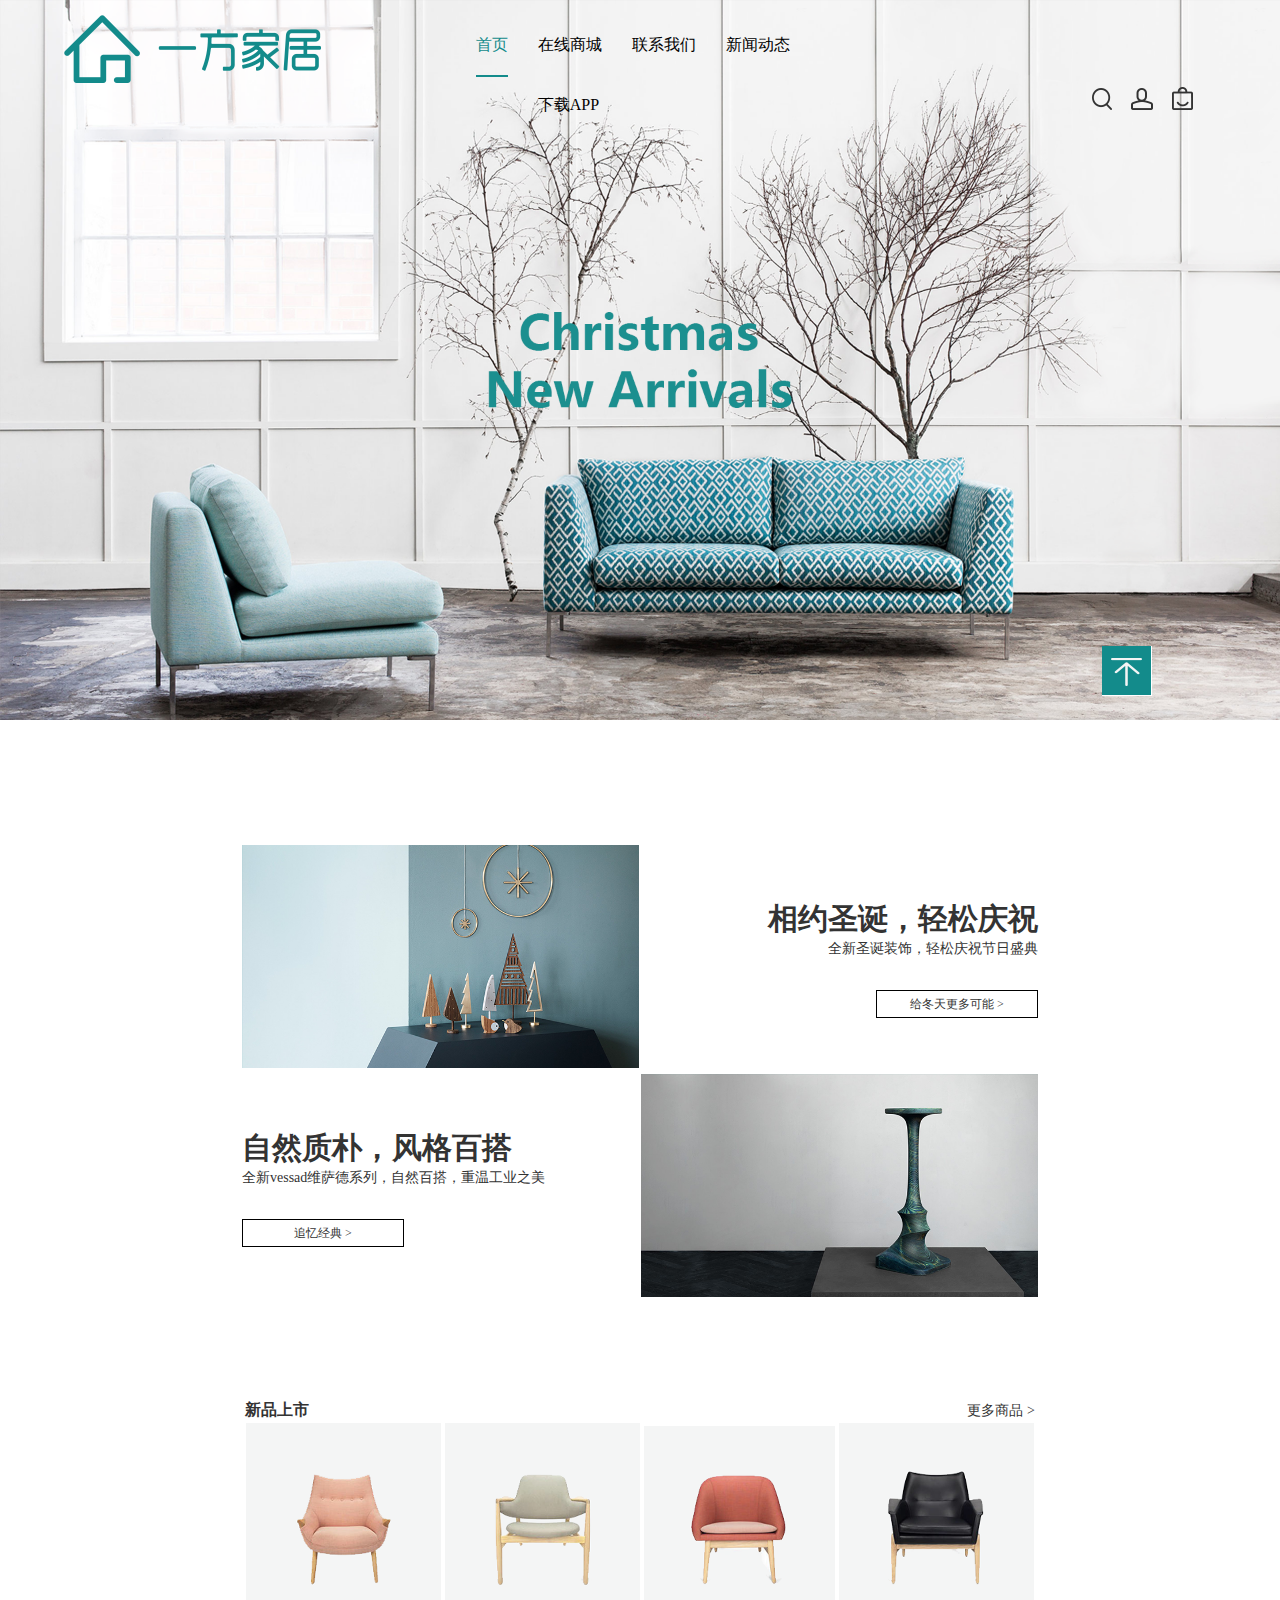
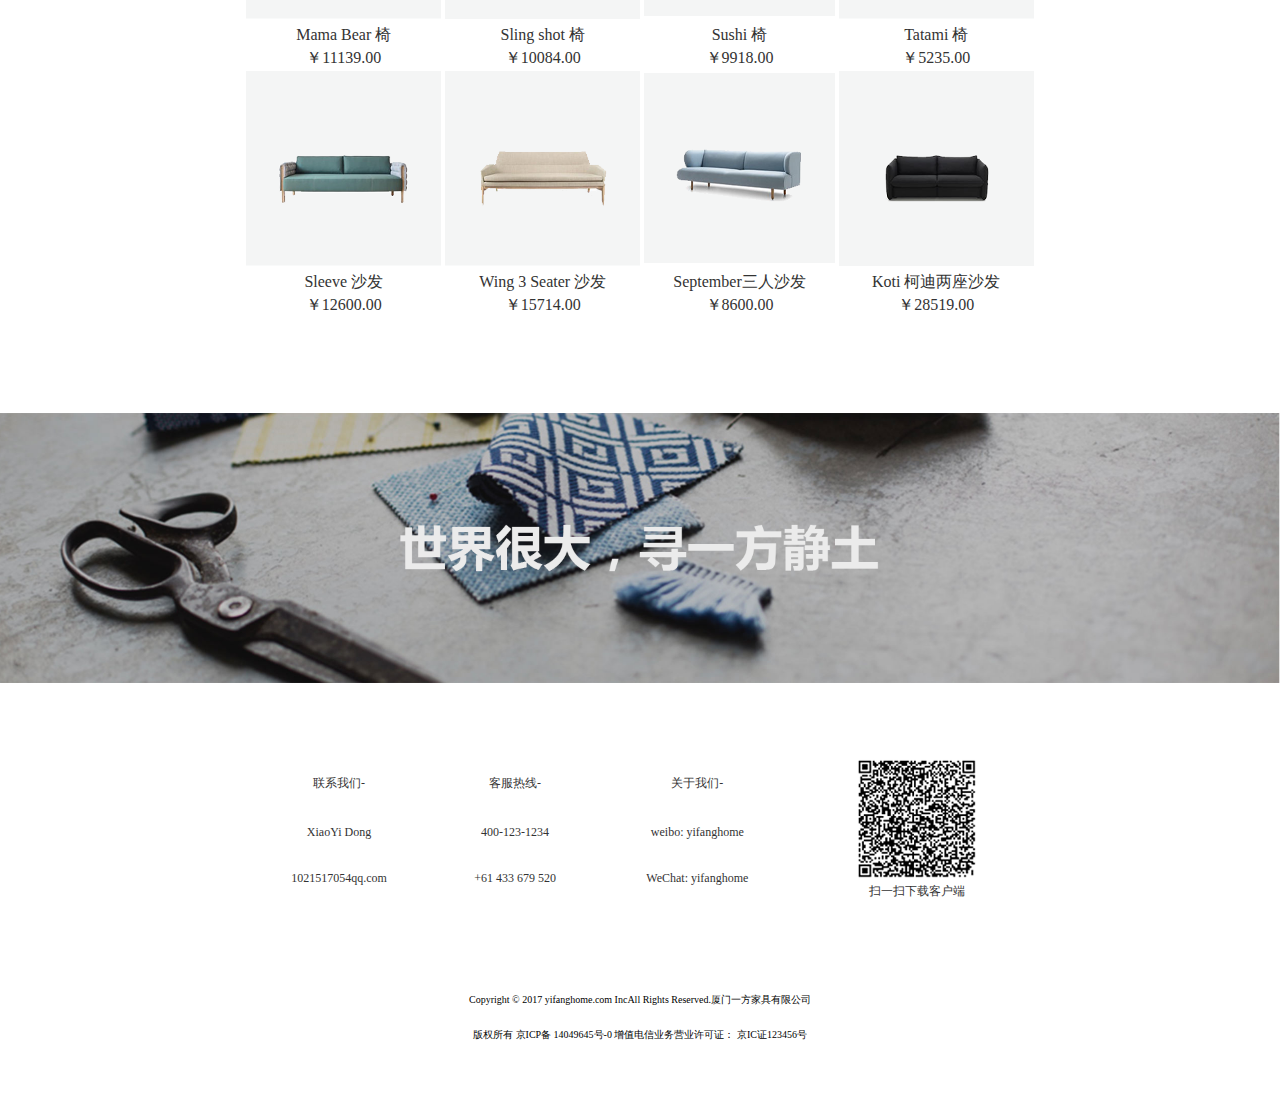
<file: index.html>
<!DOCTYPE html>
<html lang="en">
<head>
    <meta charset="UTF-8">
    <title>首页</title>
    <link rel="stylesheet" href="../css/index.css">
</head>
<body>
    <div id="top">
        <div class="bg">
            <img src="../images/index-bg.png" width="100%"/>
        </div>
        <header>
            <div class="logo">
                <img src="../images/index-logo.png"/>
            </div>
            <nav>
                <ul>
                    <li style="color: #138b8b;border-bottom: 2px solid #138b8b">首页</li>
                    <li><a href="shopping.html">在线商城</a></li>
                    <li><a href="our.html">联系我们</a></li>
                    <li><a href="news.html">新闻动态</a></li>
                    <li>下载APP</li>
                </ul>
            </nav>
            <div class="header_right">
                <img src="../images/index-search.png"/>
                <img src="../images/index-login.png"/>
                <img src="../images/index-guowuche.png"/>
            </div>
        </header>
    </div>
    <div id="picture">
        <table class="pic_table">
            <tr>
                <td><img src="../images/pic1.png"/></td>
                <td style="text-align: right">
                    <h3>相约圣诞，轻松庆祝</h3>
                    <a>全新圣诞装饰，轻松庆祝节日盛典</a><br><br><br>
                    <div class="block" style="float: right">
                        给冬天更多可能 >
                    </div>
                </td>
            </tr>
            <tr>
                <td>
                    <h3>自然质朴，风格百搭</h3>
                    <a>全新vessad维萨德系列，自然百搭，重温工业之美</a><br><br><br>
                    <div class="block">
                        追忆经典 >
                    </div>
                </td>
                <td><img src="../images/pic2.png"/></td>
            </tr>
        </table>
    </div>
    <div id="furniture">
        <table class="furniture_table">
            <tr>
                <td colspan="2" style="text-align: left;"><strong>新品上市</strong></td>
                <td colspan="2" style="text-align: right;font-size: 14px;cursor: pointer">更多商品 ></td>
            </tr>
            <tr>
                <td><img src="../images/zaixianshangcheng_03.png"/></td>
                <td><img src="../images/zaixianshangcheng_05.png"/></td>
                <td><img src="../images/zaixianshangcheng_07.png"/></td>
                <td><img src="../images/zaixianshangcheng_19.png"/></td>
            </tr>
            <tr>
                <td>Mama Bear 椅</td>
                <td>Sling shot 椅</td>
                <td>Sushi 椅</td>
                <td>Tatami 椅</td>
            </tr>
            <tr>
                <td>￥11139.00</td>
                <td>￥10084.00</td>
                <td>￥9918.00</td>
                <td>￥5235.00</td>
            </tr>
            <tr>
                <td><img src="../images/zaixianshangcheng_14.png"/></td>
                <td><img src="../images/zaixianshangcheng_13.png"/></td>
                <td><img src="../images/zaixianshangcheng_12.png"/></td>
                <td><img src="../images/zaixianshangcheng_18.png"/></td>
            </tr>
            <tr>
                <td>Sleeve 沙发</td>
                <td>Wing 3 Seater 沙发</td>
                <td>September三人沙发</td>
                <td>Koti 柯迪两座沙发</td>
            </tr>
            <tr>
                <td>￥12600.00</td>
                <td>￥15714.00</td>
                <td>￥8600.00</td>
                <td>￥28519.00</td>
            </tr>
        </table>
    </div>
    <div class="fix">
        <img src="../images/zaixianshangcheng_28.png"/>
    </div>
    <div>
        <img src="../images/zaixianshangcheng_35.png" width="100%"/>
    </div>
    <div id="service">
        <table class="ser_table">
            <tr style="font-size: 12px;color: #333333">
                <td>联系我们-</td>
                <td>客服热线-</td>
                <td>关于我们-</td>
                <td rowspan="3">
                    <img src="../images/zaixianshangcheng_39.png"/><br>
                    <a>扫一扫下载客户端</a>
                </td>
            </tr>
            <tr>
                <td>XiaoYi Dong</td>
                <td>400-123-1234</td>
                <td>weibo: yifanghome</td>
            </tr>
            <tr>
                <td>1021517054qq.com</td>
                <td>+61 433 679 520</td>
                <td>WeChat: yifanghome</td>
            </tr>
        </table>
    </div>
    <div id="footer">
        <div class="footer_text">
            <a>Copyright &copy 2017 yifanghome.com IncAll Rights Reserved.厦门一方家具有限公司</a><br>
            <a>版权所有 京ICP备 14049645号-0 增值电信业务营业许可证： 京IC证123456号</a>

        </div>
    </div>
</body>
</html>
</file>
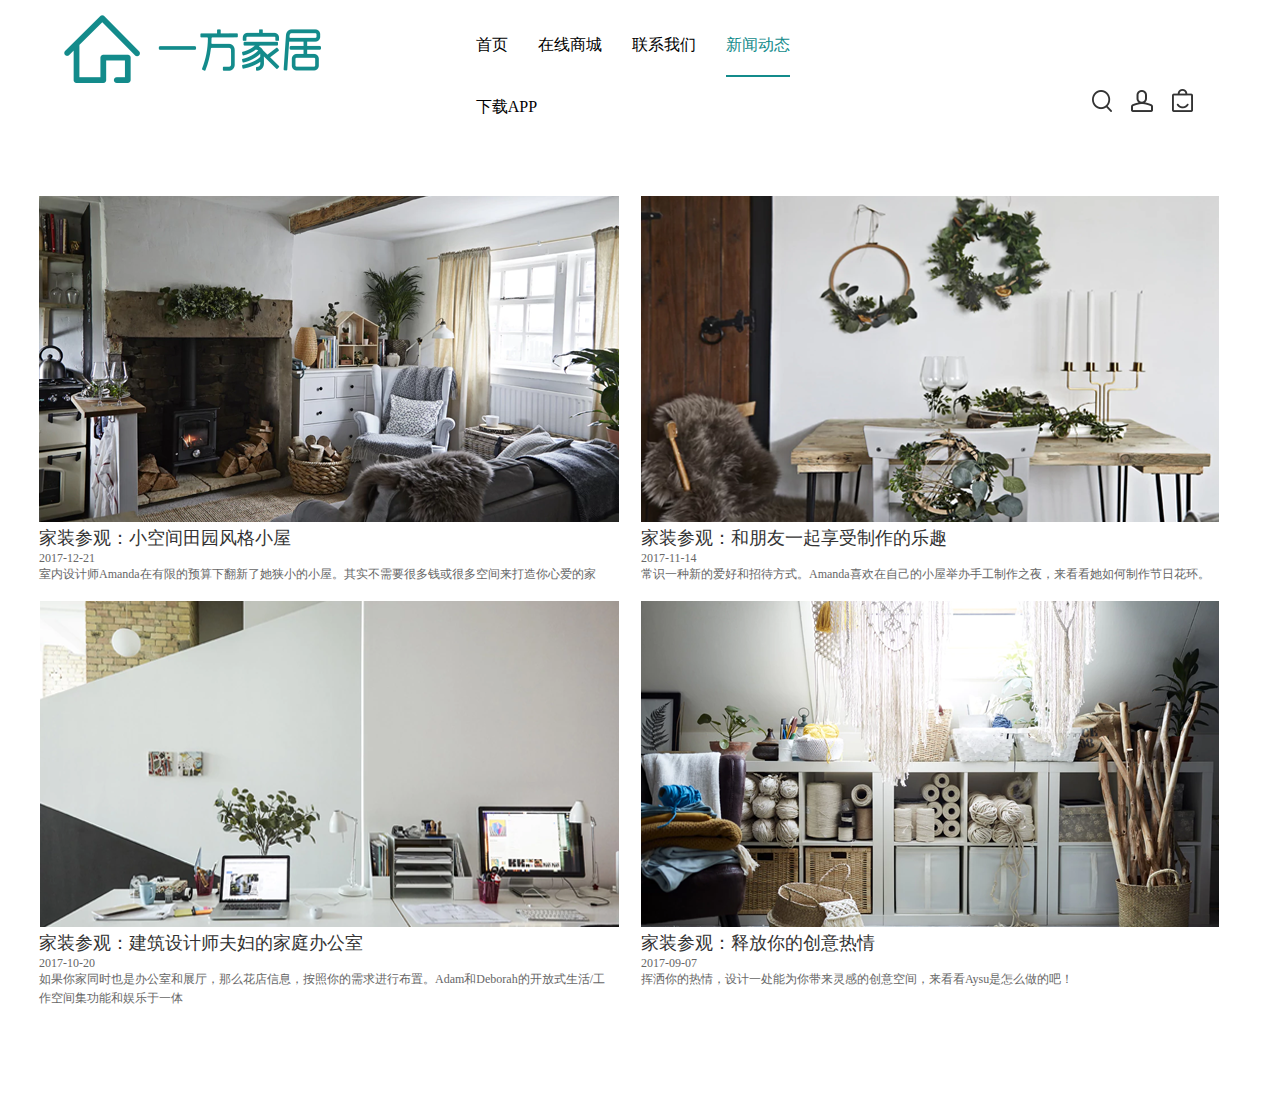
<file: news.html>
<!DOCTYPE html>
<html lang="en">
<head>
    <meta charset="UTF-8">
    <title>新闻动态</title>
    <link rel="stylesheet" href="../css/news.css">
</head>
<body>
    <div id="top">
        <header>
            <div class="logo">
                <img src="../images/index-logo.png"/>
            </div>
            <nav>
                <ul>
                    <li><a href="index.html">首页</a></li>
                    <li><a href="shopping.html">在线商城</a></li>
                    <li><a href="our.html">联系我们</a></li>
                    <li style="color: #138b8b;border-bottom: 2px solid #138b8b">新闻动态</li>
                    <li>下载APP</li>
                </ul>
            </nav>
            <div class="header_right">
                <img src="../images/index-search.png"/>
                <img src="../images/index-login.png"/>
                <img src="../images/index-guowuche.png"/>
            </div>
        </header>
    </div>
    <div id="home">
        <table class="home_table">
            <tr>
                <td>
                    <img src="../images/xinwendongtai_03.png"/><br>
                    <p>家装参观：小空间田园风格小屋</p>
                    <a>2017-12-21</a><br>
                    <a>室内设计师Amanda在有限的预算下翻新了她狭小的小屋。其实不需要很多钱或很多空间来打造你心爱的家</a>
                </td>
                <td>
                    <img src="../images/xinwendongtai_05.png"/><br>
                    <p>家装参观：和朋友一起享受制作的乐趣</p>
                    <a>2017-11-14</a><br>
                    <a>常识一种新的爱好和招待方式。Amanda喜欢在自己的小屋举办手工制作之夜，来看看她如何制作节日花环。</a>
                </td>
            </tr>
            <tr>
                <td>
                    <br><img src="../images/xinwendongtai_10.png"/>
                    <p>家装参观：建筑设计师夫妇的家庭办公室</p>
                    <a>2017-10-20</a><br>
                    <a>如果你家同时也是办公室和展厅，那么花店信息，按照你的需求进行布置。Adam和Deborah的开放式生活/工<br>

                    </a>
                </td>
                <td>
                    <br><img src="../images/xinwendongtai_12.png"/>
                    <p>家装参观：释放你的创意热情</p>
                    <a>2017-09-07</a><br>
                    <a>挥洒你的热情，设计一处能为你带来灵感的创意空间，来看看Aysu是怎么做的吧！</a>
                </td>
            </tr>
            <tr>
                <td colspan="2"><a>作空间集功能和娱乐于一体</a></td>
            </tr>
            
        </table>
    </div>
</body>
</html>
</file>
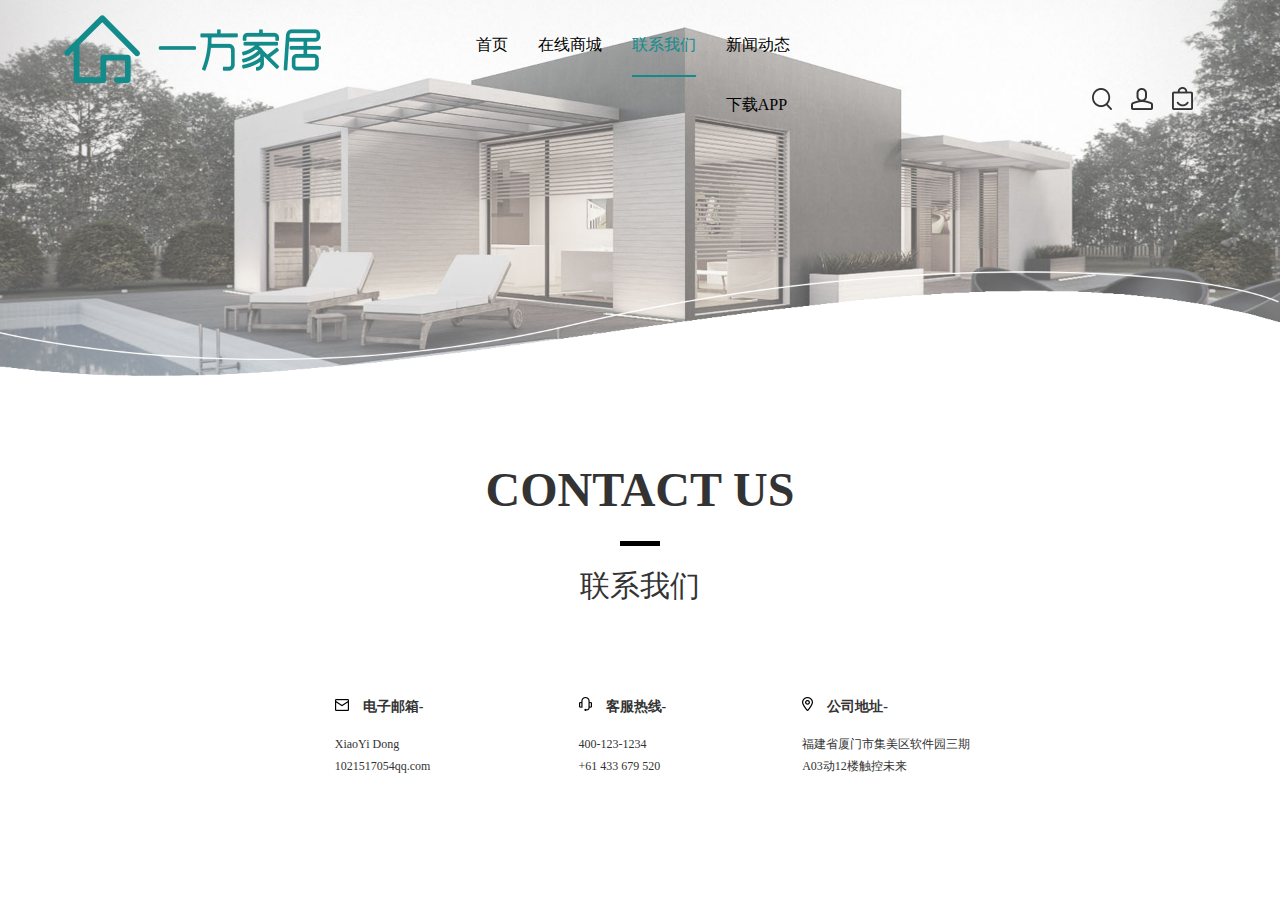
<file: our.html>
<!DOCTYPE html>
<html lang="en">
<head>
    <meta charset="UTF-8">
    <title>联系我们</title>
    <link rel="stylesheet" href="../css/our.css">
</head>
<body>
<div id="top">
    <div class="bg">
        <img width="100%" src="../images/lianxiwomen_03.png"/>
    </div>
    <header>
        <div class="logo">
            <img src="../images/index-logo.png"/>
        </div>
        <nav>
            <ul>
                <li><a href="index.html">首页</a></li>
                <li><a href="shopping.html">在线商城</a></li>
                <li style="color: #138b8b;border-bottom: 2px solid #138b8b">联系我们</li>
                <li><a href="news.html">新闻动态</a></li>
                <li>下载APP</li>
            </ul>
        </nav>
        <div class="header_right">
            <img src="../images/index-search.png"/>
            <img src="../images/index-login.png"/>
            <img src="../images/index-guowuche.png"/>
        </div>
    </header>
</div>
<div id="text">
    <div class="our_text">
        <strong><a class="contact_eng">contact us</a></strong><br>
        <div class="border_top"></div>
        <a class="contact_china">联系我们</a>
    </div>
</div>

<div id="service">
    <table class="ser_table">
        <tr class="ser_class">
            <td><strong><img src="../images/lianxiwomen_youxiang.png"/>&nbsp;&nbsp;&nbsp;&nbsp;电子邮箱-</strong></td>
            <td><strong><img src="../images/lianxiwomen_kefu.png"/>&nbsp;&nbsp;&nbsp;&nbsp;客服热线-</strong></td>
            <td><strong><img src="../images/lianxiwomen_dizhi.png"/>&nbsp;&nbsp;&nbsp;&nbsp;公司地址-</strong></td>
        </tr>
        <tr>
            <td>XiaoYi Dong</td>
            <td>400-123-1234</td>
            <td>福建省厦门市集美区软件园三期</td>
        </tr>
        <tr>
            <td>1021517054qq.com</td>
            <td>+61 433 679 520</td>
            <td>A03动12楼触控未来</td>
        </tr>
    </table>
</div>

</body>
</html>
</file>
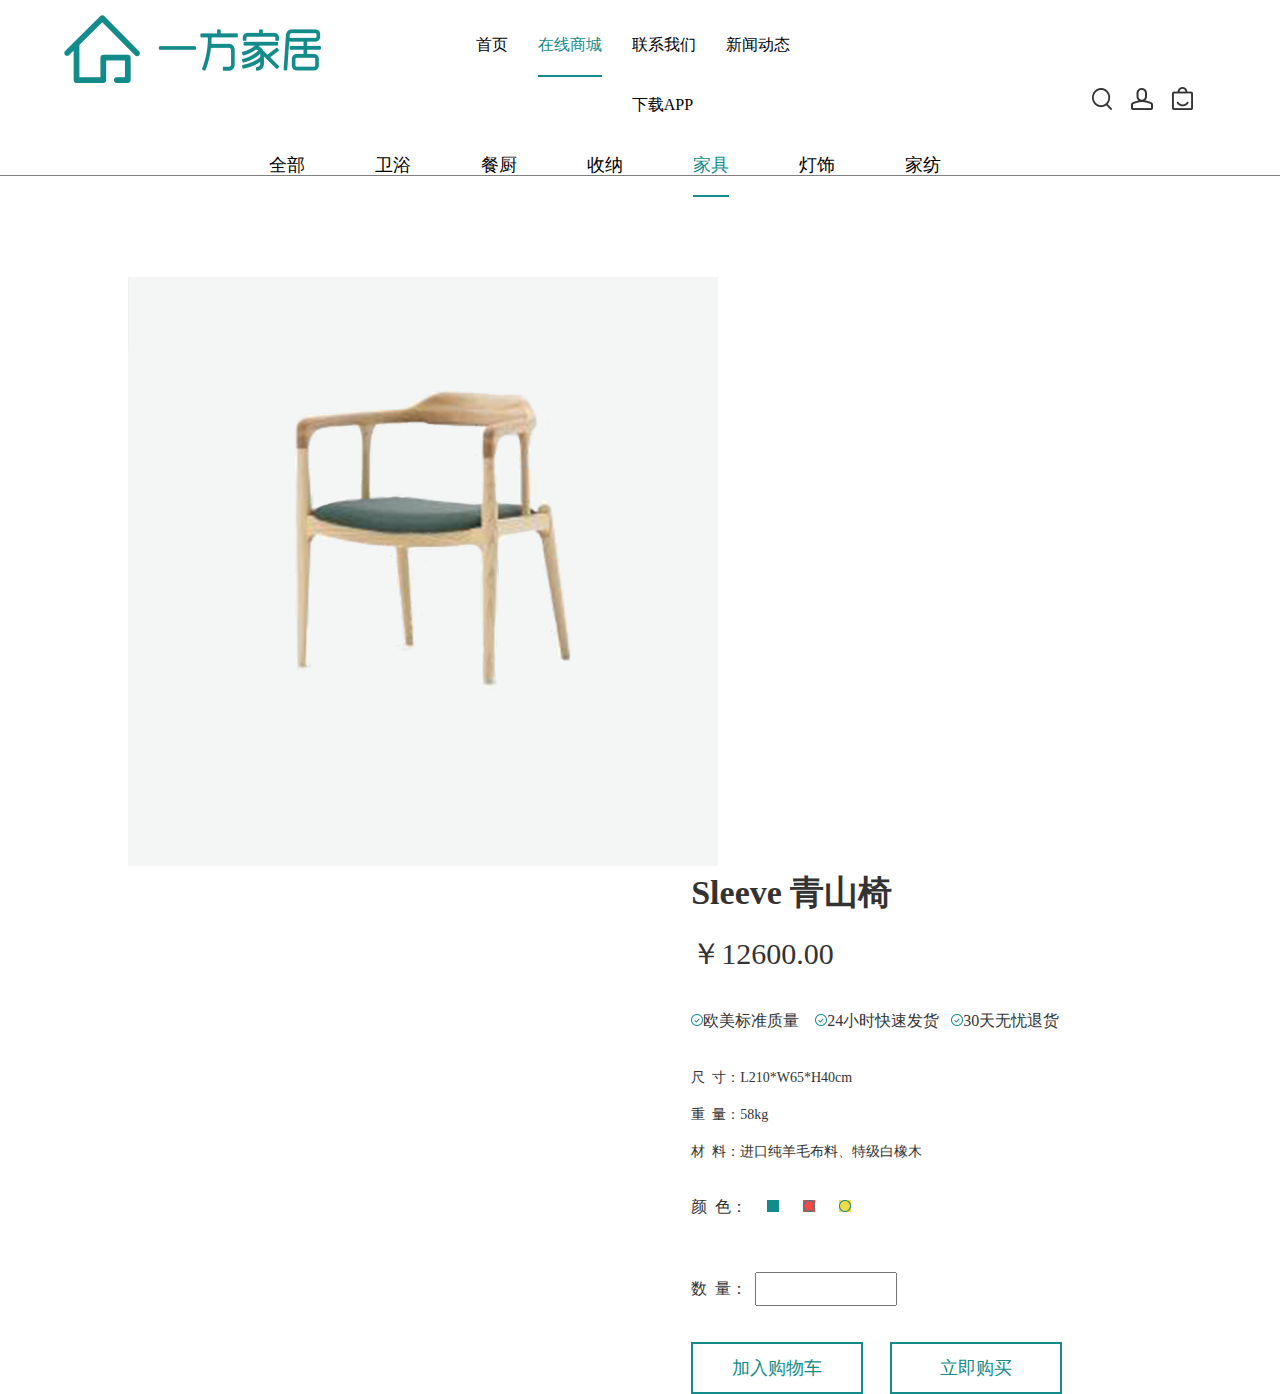
<file: shopping.html>
<!DOCTYPE html>
<html lang="en">
<head>
    <meta charset="UTF-8">
    <title>在线商城</title>
    <link rel="stylesheet" href="../css/shopping.css">
</head>
<body>
<div id="top">
    <header>
        <div class="logo">
            <img src="../images/index-logo.png"/>
        </div>
        <nav>
            <ul>
                <li><a href="index.html">首页</a></li>
                <li style="color: #138b8b;border-bottom: 2px solid #138b8b">在线商城</li>
                <li><a href="our.html">联系我们</a></li>
                <li><a href="news.html">新闻动态</a></li>
                <li>下载APP</li>
            </ul>
        </nav>
        <div class="header_right">
            <img src="../images/index-search.png"/>
            <img src="../images/index-login.png"/>
            <img src="../images/index-guowuche.png"/>
        </div>
    </header>
</div>
    <div id="navigation">
        <div class="div_navigation">
            <ul>
                <li>全部</li>
                <li>卫浴</li>
                <li>餐厨</li>
                <li>收纳</li>
                <li style="color: #138b8b;border-bottom: 2px solid #138b8b">家具</li>
                <li>灯饰</li>
                <li>家纺</li>
            </ul>
        </div>
    </div>

    <div id="detail">
        <div class="div_detail">
            <div class="picture">
                <img src="../images/shnagpinxiangqing_tu1.png"/>
            </div>
            <div class="div_right">
                <h3 style="font-size: 34px">Sleeve 青山椅</h3><br>
                <a style="font-size: 30px">￥12600.00</a><br><br><br>
                <a></a><img src="../images/select.png"/>欧美标准质量 &nbsp;&nbsp;
                <img src="../images/select.png"/>24小时快速发货&nbsp;&nbsp;
                <img src="../images/select.png"/>30天无忧退货
                </a>
                <br><br><br>
                <a style="font-size: 14px">
                    尺&nbsp;&nbsp;寸：L210*W65*H40cm<br><br>
                    重&nbsp;&nbsp;量：58kg<br><br>
                    材&nbsp;&nbsp;料：进口纯羊毛布料、特级白橡木
                </a>
                <br><br><br>
                <div class="color">
                    颜&nbsp;&nbsp;色：&nbsp;&nbsp;&nbsp;&nbsp;
                    <img style="background: #138b8b" src="../images/unselect.png"/>
                    <img style="background: #f14848" src="../images/unselect.png"/>
                    <img style="background: #f1db48" src="../images/unselect.png"/>
                </div>
                <br><br><br>
                <a>数&nbsp;&nbsp;量：&nbsp;&nbsp;<input type="text"></a>
                <br><br><br>
                <div>
                    <div class="purchase">加入购物车</div>
                    <div class="purchase">立即购买</div>
                </div>
            </div>
        </div>
    </div>


</body>
</html>
</file>
<file: css/index.css>
*{
     margin: 0;
     padding: 0;
 }
#top{
    width: 100%;
}
.bg{
    position: relative;
}
header{
    width: 100%;
    height: 60px;
    line-height: 60px;
    position: absolute;
    top: 15px;
}
.logo{
    width: 13.4%;
    height: 68px;
    float: left;
    margin-left: 5%;
}
.logo img{
    vertical-align: middle;
}
nav{
    width: 40%;
    text-align: center;
    margin: auto;
}
nav ul{
    width: 85%;
    margin: 0 15%;
}
nav ul li{
    list-style-type: none;
    float: left;
    margin:0 15px;
    cursor: pointer;

}
nav ul li a{
    text-decoration: none;
    color: black;
}
nav ul li a:hover{

    color: #138b8b;
}
nav ul li:hover{
    color: #138b8b;
    border-bottom: 2px solid #138b8b;
}
.header_right{
    width: 10%;
    float: right;
    padding-right: 60px;
}
.header_right img{
    margin-right: 15px;
    cursor: pointer;
}


#picture{
    width: 100%;
    margin-top: 119px;
}
.pic_table{
    width: 62.5%;
    margin: auto;
    color: #333333;
    font-size: 14px;
}
.pic_table h3{
    font-size: 30px;
}
#picture img{
    width: 100%;
}
.block{
    font-size: 12px;
    border: 1px solid black;
    text-align: center;
    width: 160px;
    height: 26px;
    line-height: 26px;
    cursor: pointer;
}
#furniture{
    width: 100%;
    margin: 95px auto;
}

.furniture_table{
    width: 62%;
    margin: auto;
    color: #333333;
    font-size: 16px;
}
.furniture_table img{
    width: 99%;
}
.furniture_table tr td{
    margin: 0 10px;
    text-align: center;
}
.fix{
    position: fixed;
    right: 10%;
    bottom: 200px;
    cursor: pointer;
}
#service{
    width: 100%;
    margin: 70px auto;
}
.ser_table{
    width: 62%;
    margin: auto;
    color: #333333;
    font-size: 12px;
}
.ser_table tr td{
    margin: 0 10px;
    text-align: center;
}
#footer{
    width: 100%;
    height: 136px;
}
.footer_text{
    font-size: 10px;
    text-align: center;
    line-height: 35px;
    padding-top: 10px;
}
</file>
<file: css/news.css>
*{
    margin: 0;
    padding: 0;
}
#top{
    width: 100%;
}

header{
    width: 100%;
    height: 60px;
    line-height: 60px;
    margin-top: 15px;
}
.logo{
    width: 13.4%;
    height: 68px;
    float: left;
    margin-left: 5%;
}
.logo img{
    vertical-align: middle;
}
nav{
    width: 40%;
    text-align: center;
    margin: auto;
}
nav ul{
    width: 85%;
    margin: 0 15%;
}
nav ul li{
    list-style-type: none;
    float: left;
    margin:0 15px;
    cursor: pointer;

}
nav ul li a{
    text-decoration: none;
    color: black;
}
nav ul li a:hover{
    color: #138b8b;
}
nav ul li:hover{
    color: #138b8b;
    border-bottom: 2px solid #138b8b;
}
.header_right{
    width: 10%;
    float: right;
    padding-right: 60px;
}
.header_right img{
    margin-right: 15px;
    cursor: pointer;
}
#home{
    width: 100%;
    margin-top: 119px;
    margin-bottom: 100px;
}
.home_table{
    margin: auto;
    color: #333333;
    font-size: 14px;
}
.home_table tr td{
    width: 600px;
}
.home_table p{
    font-size: 18px;
}
.home_table a{
    font-size: 12px;
    color: #666666;
}
</file>
<file: css/our.css>
*{
    margin: 0;
    padding: 0;
}
#top{
    width: 100%;
}
.bg{
    position: relative;
}
header{
    width: 100%;
    height: 60px;
    line-height: 60px;
    position: absolute;
    top: 15px;
}
.logo{
    width: 13.4%;
    height: 68px;
    float: left;
    margin-left: 5%;
}
.logo img{
    vertical-align: middle;
}
nav{
    width: 40%;
    text-align: center;
    margin: auto;
}
nav ul{
    width: 85%;
    margin: 0 15%;
}
nav ul li a{
    text-decoration: none;
    color: black;
}
nav ul li a:hover{
    text-decoration: none;
    color: #138b8b;
}
nav ul li{
    list-style-type: none;
    float: left;
    margin:0 15px;
    cursor: pointer;

}
nav ul li:hover{
    color: #138b8b;
    border-bottom: 2px solid #138b8b;
}
.header_right{
    width: 10%;
    float: right;
    padding-right: 60px;
}
.header_right img{
    margin-right: 15px;
    cursor: pointer;
}
#service{
    width: 100%;
    height: 127px;
    line-height: 20px;
    position: absolute;
    top: 680px;
}
.ser_table{
    width: 70%;
    margin-left: 26%;
    color: #333333;
    font-size: 12px;
    text-align: left;
}
.ser_class{
    font-size: 14px;
    color: #333333;
    height: 50px;
}
.ser_table tr td{
    margin: 0 10px;
}
#text{
    text-align: center;
    width: 100%;
}
.our_text{
    width: 40%;
    height: 100px;
    line-height: 80px;
    position: absolute;
    top: 450px;
    right: 30%;
}
.contact_eng{
    font-size: 48px;
    font-family: "MicrosoftYaHei-Bold";
    text-transform: uppercase;
    color: #333333;
}
.contact_china{
    font-size: 30px;
    font-family: "MicrosoftYaHei-Bold";
    color: #333333;
}
.border_top{
    width: 8%;
    border-top: 5px solid black;
    margin: auto;
}
</file>
<file: css/shopping.css>
*{
    margin: 0;
    padding: 0;
}
#top{
    width: 100%;
}

header{
    width: 100%;
    height: 60px;
    line-height: 60px;
    margin-top: 15px;
}
.logo{
    width: 13.4%;
    height: 68px;
    float: left;
    margin-left: 5%;
}
.logo img{
    vertical-align: middle;
}
nav{
    width: 40%;
    text-align: center;
    margin: auto;
}
nav ul{
    width: 85%;
    margin: 0 15%;
}
nav ul li{
    list-style-type: none;
    float: left;
    margin:0 15px;
    cursor: pointer;

}
nav ul li a{
    text-decoration: none;
    color: black;
}
nav ul li a:hover{
     color: #138b8b;
 }
nav ul li:hover{
    color: #138b8b;
    border-bottom: 2px solid #138b8b;
}
.header_right{
    width: 10%;
    float: right;
    padding-right: 60px;
}
.header_right img{
    margin-right: 15px;
    cursor: pointer;
}

#navigation{
    width: 100%;
    height: 60px;
    line-height: 60px;
    margin-top: 40px;
    border-bottom: 1px solid gray;
}
.div_navigation{
    width: 60%;
    float: left;
    margin-left: 21%;
}
.div_navigation ul li{
    list-style-type: none;
    margin-right: 70px;
    float: left;
    font-size: 18px;
    cursor: pointer;
}
.div_navigation ul li a:hover{
    color: #138b8b;
}
.div_navigation ul li:hover{
    color: #138b8b;
    border-bottom: 2px solid #138b8b;
}
#detail{
    width: 100%;
    margin-top: 100px;
    margin-bottom: 100px;
}
.picture{
    float: left;
}
.div_detail{
    width: 80%;
    margin: auto;
    color: #333333;
}
.div_right{
    float: right;
    width: 45%;
}
.color img{
    margin-right: 20px;
}
.div_right input{
    width: 30%;
    height: 30px;
}


.purchase{
    height: 48px;
    line-height: 48px;
    text-align: center;
    width: 168px;
    border: 2px solid #138b8b;
    cursor: pointer;
    float: left;
    margin-right: 27px;
    font-size: 18px;
    color: #138b8b;
}
.purchase:hover{
    color: white;
    background: #138b8b;
}
</file>
